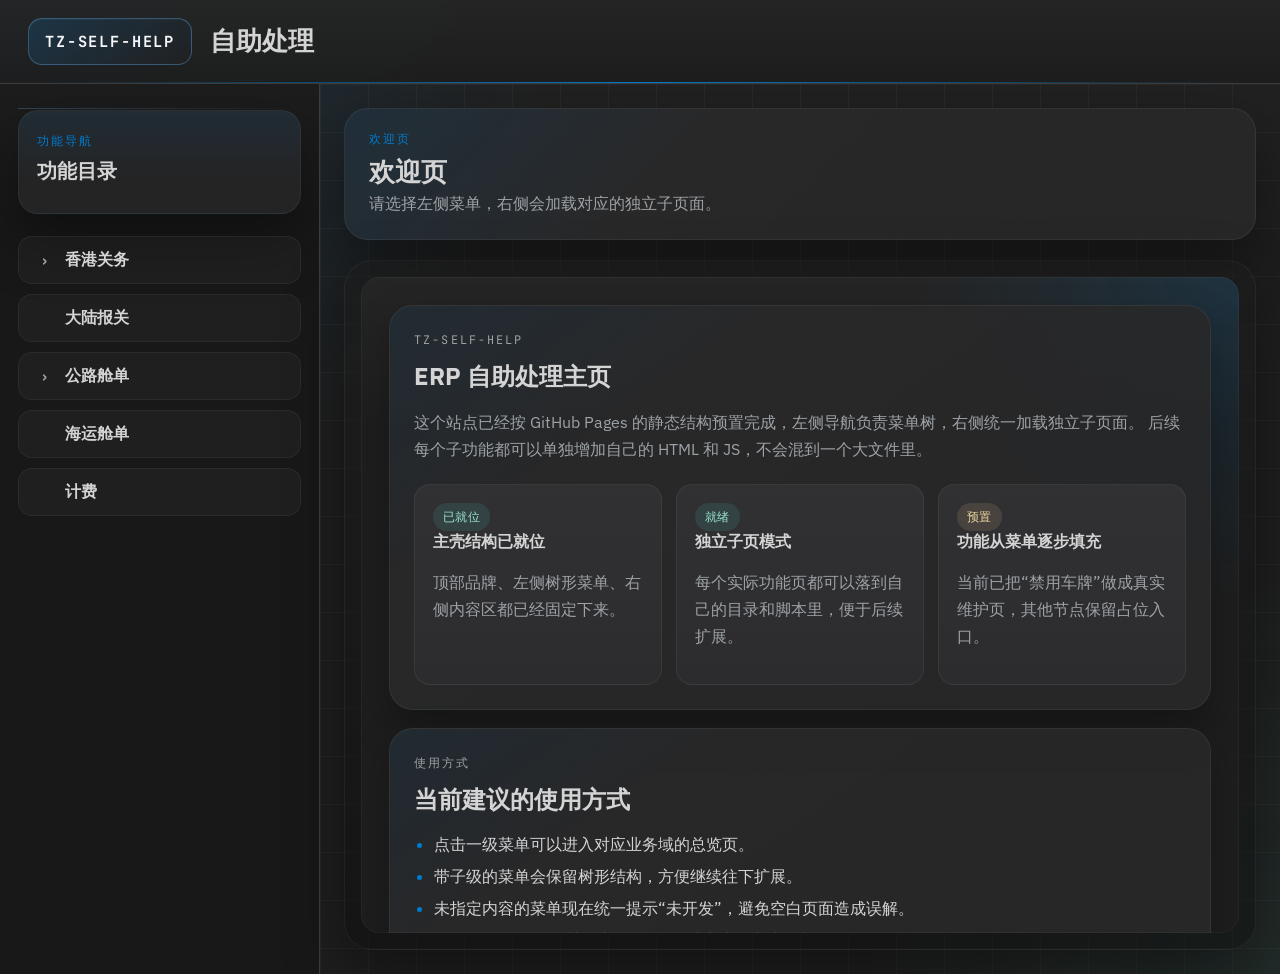
<file: index.html>
<!DOCTYPE html>
<html lang="zh-CN">
  <head>
    <meta charset="UTF-8" />
    <meta name="viewport" content="width=device-width, initial-scale=1.0" />
    <title>TZ-SELF-HELP</title>
    <link rel="preconnect" href="https://fonts.googleapis.com" />
    <link rel="preconnect" href="https://fonts.gstatic.com" crossorigin />
    <link
      href="https://fonts.googleapis.com/css2?family=IBM+Plex+Sans:wght@400;500;600;700&family=JetBrains+Mono:wght@500;700&display=swap"
      rel="stylesheet"
    />
    <link rel="stylesheet" href="assets/css/main.css" />
    <script src="assets/js/menu-config.js" defer></script>
    <script src="assets/js/app.js" defer></script>
  </head>
  <body>
    <div class="app-shell">
      <header class="topbar">
        <div class="brand-block">
          <span class="brand-tag">TZ-SELF-HELP</span>
          <div>
            <h1 class="brand-title">自助处理</h1>
          </div>
        </div>
      </header>

      <aside class="sidebar">
        <div class="sidebar-head">
          <p class="sidebar-kicker">功能导航</p>
          <h2>功能目录</h2>
        </div>
        <nav id="menu-tree" class="menu-tree" aria-label="功能菜单"></nav>
      </aside>

      <main class="workspace">
        <section class="workspace-head">
          <div>
            <p id="page-kicker" class="workspace-kicker">欢迎页</p>
            <h2 id="page-title" class="workspace-title">TZ-SELF-HELP</h2>
            <p id="page-description" class="workspace-copy">
              请选择左侧菜单，右侧会加载对应的独立子页面。
            </p>
          </div>
        </section>

        <section class="content-shell">
          <iframe
            id="content-frame"
            class="content-frame"
            title="内容页"
            src="pages/welcome.html"
          ></iframe>
        </section>
      </main>
    </div>

    <div id="toast" class="toast" role="status" aria-live="polite"></div>
  </body>
</html>
</file>
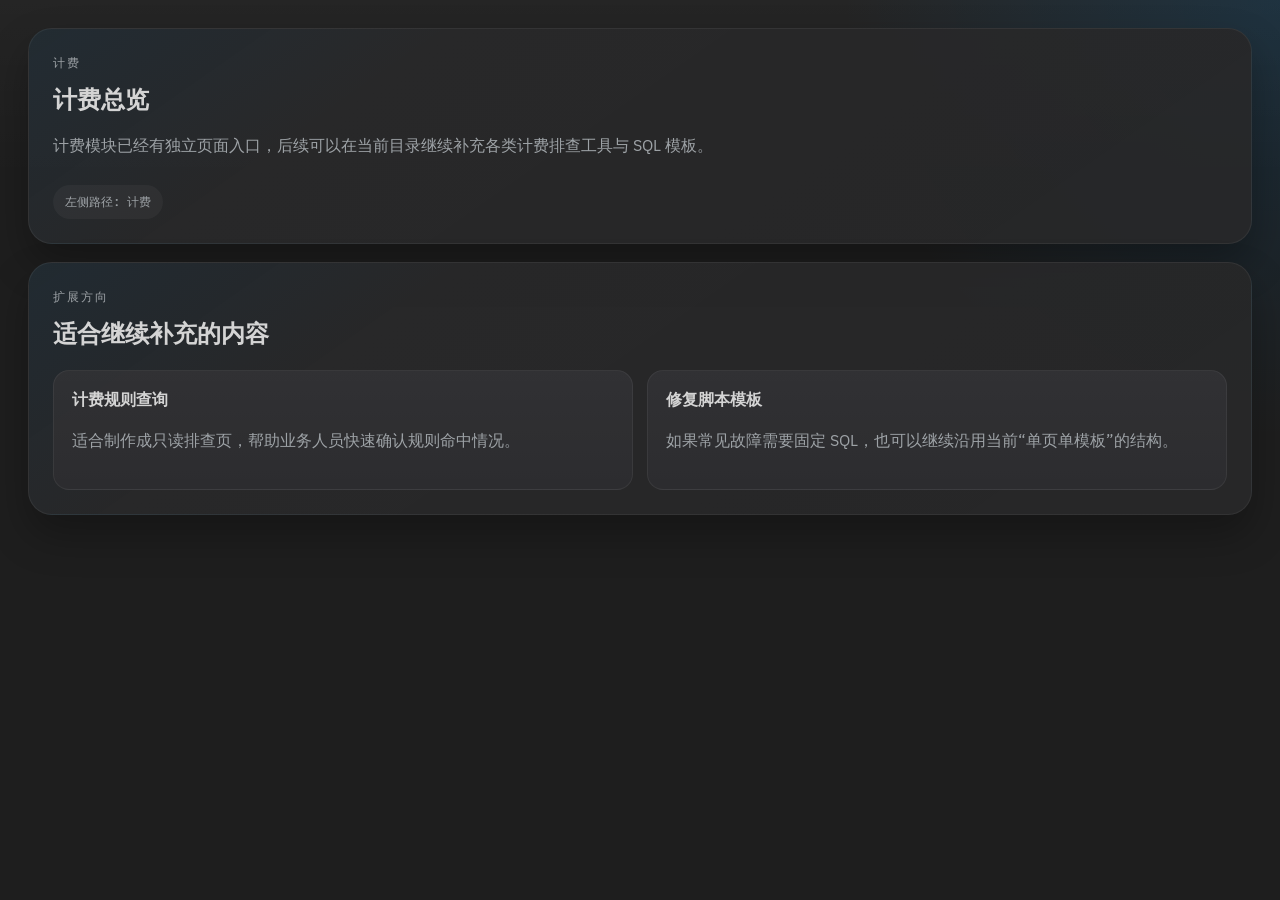
<file: pages/billing/index.html>
<!DOCTYPE html>
<html lang="zh-CN">
  <head>
    <meta charset="UTF-8" />
    <meta name="viewport" content="width=device-width, initial-scale=1.0" />
    <title>计费</title>
    <link rel="preconnect" href="https://fonts.googleapis.com" />
    <link rel="preconnect" href="https://fonts.gstatic.com" crossorigin />
    <link
      href="https://fonts.googleapis.com/css2?family=IBM+Plex+Sans:wght@400;500;600;700&family=JetBrains+Mono:wght@500;700&display=swap"
      rel="stylesheet"
    />
    <link rel="stylesheet" href="../../assets/css/content-page.css" />
  </head>
  <body class="content-page">
    <main class="page-layout">
      <section class="page-hero">
        <p class="eyebrow">计费</p>
        <h1>计费总览</h1>
        <p>计费模块已经有独立页面入口，后续可以在当前目录继续补充各类计费排查工具与 SQL 模板。</p>
        <span class="path-chip">左侧路径: 计费</span>
      </section>

      <section class="page-panel">
        <div class="panel-heading">
          <div>
            <p class="section-kicker">扩展方向</p>
            <h2>适合继续补充的内容</h2>
          </div>
        </div>
        <div class="panel-grid">
          <article class="note-card">
            <h3>计费规则查询</h3>
            <p>适合制作成只读排查页，帮助业务人员快速确认规则命中情况。</p>
          </article>
          <article class="note-card">
            <h3>修复脚本模板</h3>
            <p>如果常见故障需要固定 SQL，也可以继续沿用当前“单页单模板”的结构。</p>
          </article>
        </div>
      </section>
    </main>
  </body>
</html>
</file>
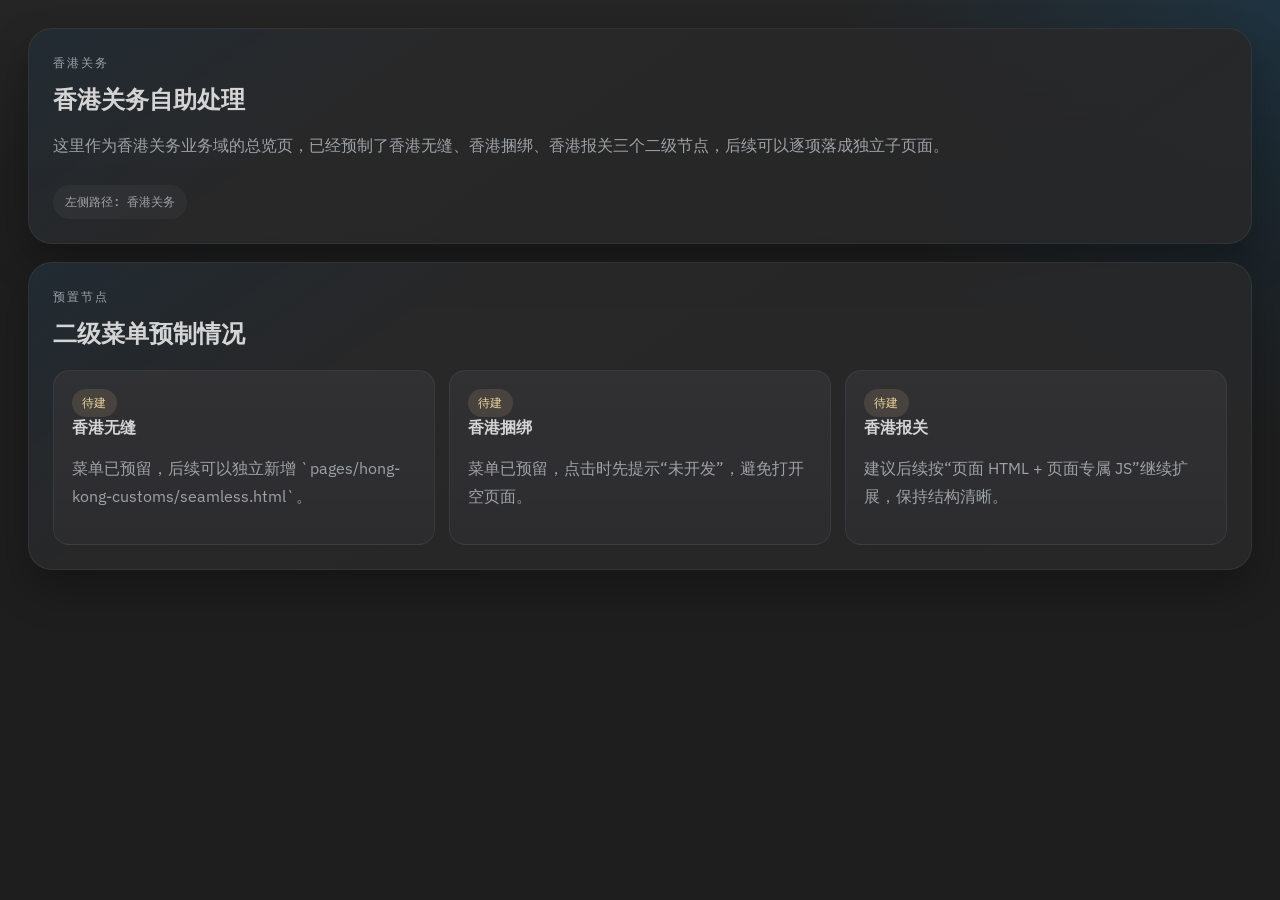
<file: pages/hong-kong-customs/index.html>
<!DOCTYPE html>
<html lang="zh-CN">
  <head>
    <meta charset="UTF-8" />
    <meta name="viewport" content="width=device-width, initial-scale=1.0" />
    <title>香港关务</title>
    <link rel="preconnect" href="https://fonts.googleapis.com" />
    <link rel="preconnect" href="https://fonts.gstatic.com" crossorigin />
    <link
      href="https://fonts.googleapis.com/css2?family=IBM+Plex+Sans:wght@400;500;600;700&family=JetBrains+Mono:wght@500;700&display=swap"
      rel="stylesheet"
    />
    <link rel="stylesheet" href="../../assets/css/content-page.css" />
  </head>
  <body class="content-page">
    <main class="page-layout">
      <section class="page-hero">
        <p class="eyebrow">香港关务</p>
        <h1>香港关务自助处理</h1>
        <p>这里作为香港关务业务域的总览页，已经预制了香港无缝、香港捆绑、香港报关三个二级节点，后续可以逐项落成独立子页面。</p>
        <span class="path-chip">左侧路径: 香港关务</span>
      </section>

      <section class="page-panel">
        <div class="panel-heading">
          <div>
            <p class="section-kicker">预置节点</p>
            <h2>二级菜单预制情况</h2>
          </div>
        </div>
        <div class="panel-grid">
          <article class="info-card">
            <span class="status-pill status-pending">待建</span>
            <h3>香港无缝</h3>
            <p>菜单已预留，后续可以独立新增 `pages/hong-kong-customs/seamless.html`。</p>
          </article>
          <article class="info-card">
            <span class="status-pill status-pending">待建</span>
            <h3>香港捆绑</h3>
            <p>菜单已预留，点击时先提示“未开发”，避免打开空页面。</p>
          </article>
          <article class="info-card">
            <span class="status-pill status-pending">待建</span>
            <h3>香港报关</h3>
            <p>建议后续按“页面 HTML + 页面专属 JS”继续扩展，保持结构清晰。</p>
          </article>
        </div>
      </section>
    </main>
  </body>
</html>
</file>
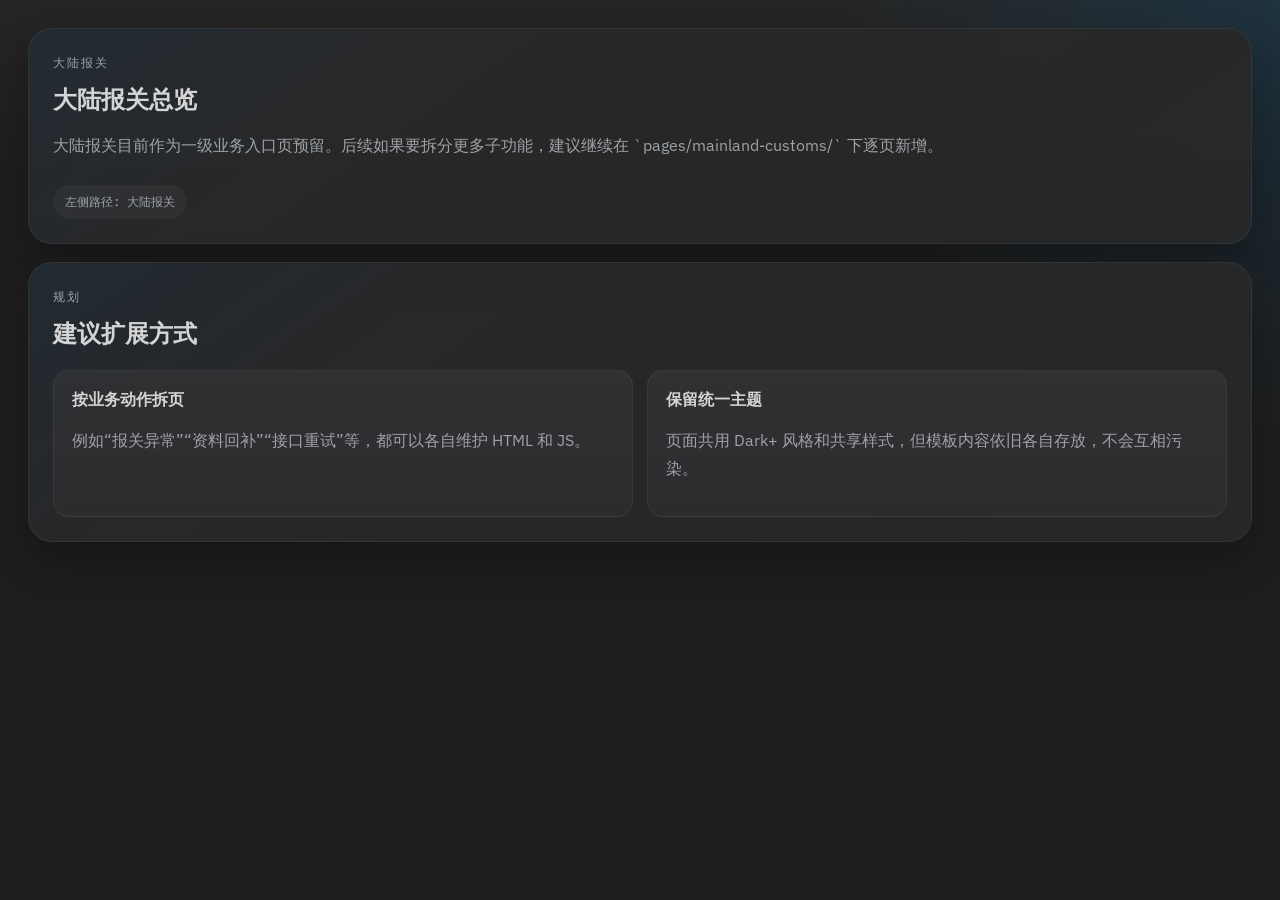
<file: pages/mainland-customs/index.html>
<!DOCTYPE html>
<html lang="zh-CN">
  <head>
    <meta charset="UTF-8" />
    <meta name="viewport" content="width=device-width, initial-scale=1.0" />
    <title>大陆报关</title>
    <link rel="preconnect" href="https://fonts.googleapis.com" />
    <link rel="preconnect" href="https://fonts.gstatic.com" crossorigin />
    <link
      href="https://fonts.googleapis.com/css2?family=IBM+Plex+Sans:wght@400;500;600;700&family=JetBrains+Mono:wght@500;700&display=swap"
      rel="stylesheet"
    />
    <link rel="stylesheet" href="../../assets/css/content-page.css" />
  </head>
  <body class="content-page">
    <main class="page-layout">
      <section class="page-hero">
        <p class="eyebrow">大陆报关</p>
        <h1>大陆报关总览</h1>
        <p>大陆报关目前作为一级业务入口页预留。后续如果要拆分更多子功能，建议继续在 `pages/mainland-customs/` 下逐页新增。</p>
        <span class="path-chip">左侧路径: 大陆报关</span>
      </section>

      <section class="page-panel">
        <div class="panel-heading">
          <div>
            <p class="section-kicker">规划</p>
            <h2>建议扩展方式</h2>
          </div>
        </div>
        <div class="panel-grid">
          <article class="note-card">
            <h3>按业务动作拆页</h3>
            <p>例如“报关异常”“资料回补”“接口重试”等，都可以各自维护 HTML 和 JS。</p>
          </article>
          <article class="note-card">
            <h3>保留统一主题</h3>
            <p>页面共用 Dark+ 风格和共享样式，但模板内容依旧各自存放，不会互相污染。</p>
          </article>
        </div>
      </section>
    </main>
  </body>
</html>
</file>
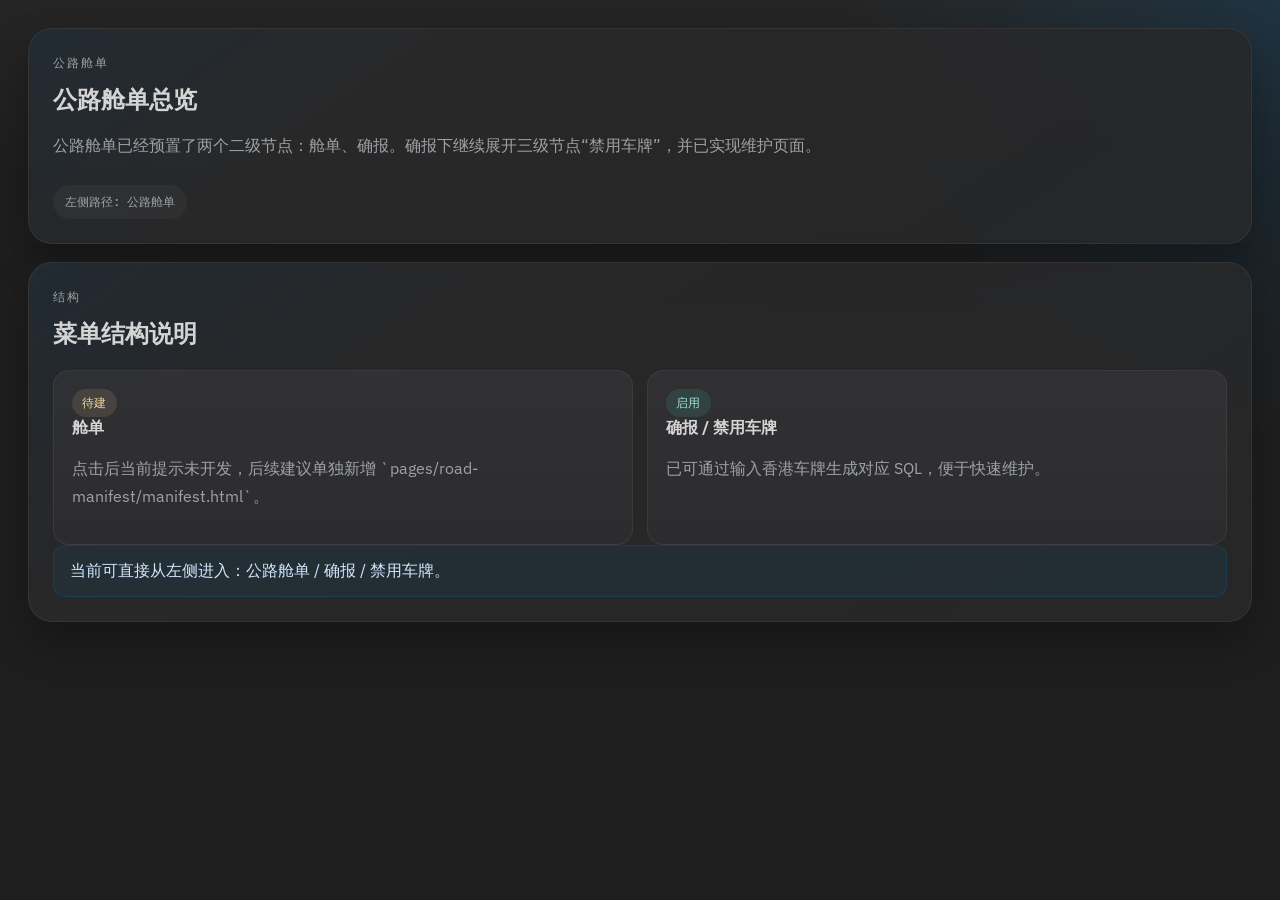
<file: pages/road-manifest/index.html>
<!DOCTYPE html>
<html lang="zh-CN">
  <head>
    <meta charset="UTF-8" />
    <meta name="viewport" content="width=device-width, initial-scale=1.0" />
    <title>公路舱单</title>
    <link rel="preconnect" href="https://fonts.googleapis.com" />
    <link rel="preconnect" href="https://fonts.gstatic.com" crossorigin />
    <link
      href="https://fonts.googleapis.com/css2?family=IBM+Plex+Sans:wght@400;500;600;700&family=JetBrains+Mono:wght@500;700&display=swap"
      rel="stylesheet"
    />
    <link rel="stylesheet" href="../../assets/css/content-page.css" />
  </head>
  <body class="content-page">
    <main class="page-layout">
      <section class="page-hero">
        <p class="eyebrow">公路舱单</p>
        <h1>公路舱单总览</h1>
        <p>公路舱单已经预置了两个二级节点：舱单、确报。确报下继续展开三级节点“禁用车牌”，并已实现维护页面。</p>
        <span class="path-chip">左侧路径: 公路舱单</span>
      </section>

      <section class="page-panel">
        <div class="panel-heading">
          <div>
            <p class="section-kicker">结构</p>
            <h2>菜单结构说明</h2>
          </div>
        </div>
        <div class="panel-grid">
          <article class="info-card">
            <span class="status-pill status-pending">待建</span>
            <h3>舱单</h3>
            <p>点击后当前提示未开发，后续建议单独新增 `pages/road-manifest/manifest.html`。</p>
          </article>
          <article class="info-card">
            <span class="status-pill status-live">启用</span>
            <h3>确报 / 禁用车牌</h3>
            <p>已可通过输入香港车牌生成对应 SQL，便于快速维护。</p>
          </article>
        </div>
        <div class="notice">
          当前可直接从左侧进入：公路舱单 / 确报 / 禁用车牌。
        </div>
      </section>
    </main>
  </body>
</html>
</file>
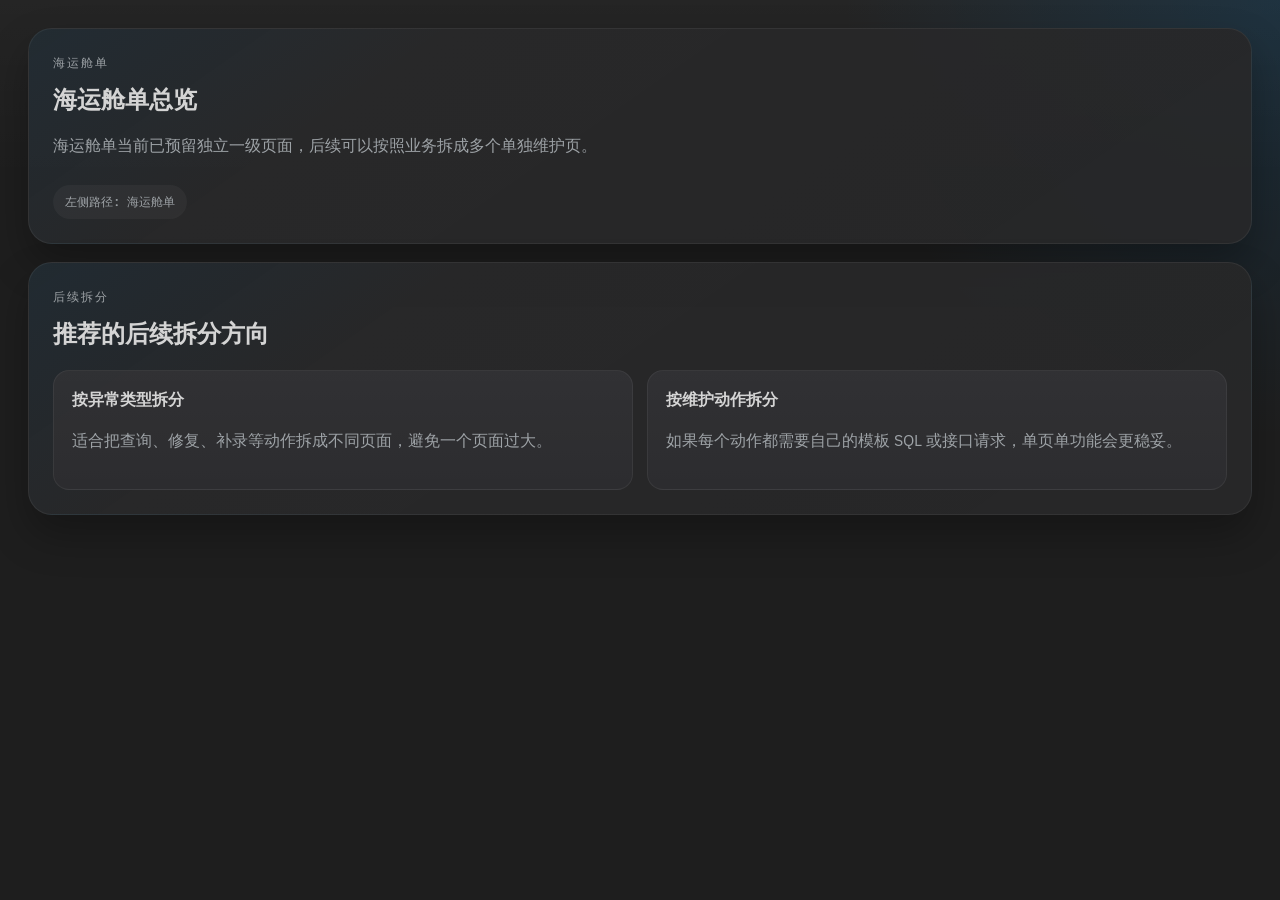
<file: pages/sea-manifest/index.html>
<!DOCTYPE html>
<html lang="zh-CN">
  <head>
    <meta charset="UTF-8" />
    <meta name="viewport" content="width=device-width, initial-scale=1.0" />
    <title>海运舱单</title>
    <link rel="preconnect" href="https://fonts.googleapis.com" />
    <link rel="preconnect" href="https://fonts.gstatic.com" crossorigin />
    <link
      href="https://fonts.googleapis.com/css2?family=IBM+Plex+Sans:wght@400;500;600;700&family=JetBrains+Mono:wght@500;700&display=swap"
      rel="stylesheet"
    />
    <link rel="stylesheet" href="../../assets/css/content-page.css" />
  </head>
  <body class="content-page">
    <main class="page-layout">
      <section class="page-hero">
        <p class="eyebrow">海运舱单</p>
        <h1>海运舱单总览</h1>
        <p>海运舱单当前已预留独立一级页面，后续可以按照业务拆成多个单独维护页。</p>
        <span class="path-chip">左侧路径: 海运舱单</span>
      </section>

      <section class="page-panel">
        <div class="panel-heading">
          <div>
            <p class="section-kicker">后续拆分</p>
            <h2>推荐的后续拆分方向</h2>
          </div>
        </div>
        <div class="panel-grid">
          <article class="note-card">
            <h3>按异常类型拆分</h3>
            <p>适合把查询、修复、补录等动作拆成不同页面，避免一个页面过大。</p>
          </article>
          <article class="note-card">
            <h3>按维护动作拆分</h3>
            <p>如果每个动作都需要自己的模板 SQL 或接口请求，单页单功能会更稳妥。</p>
          </article>
        </div>
      </section>
    </main>
  </body>
</html>
</file>
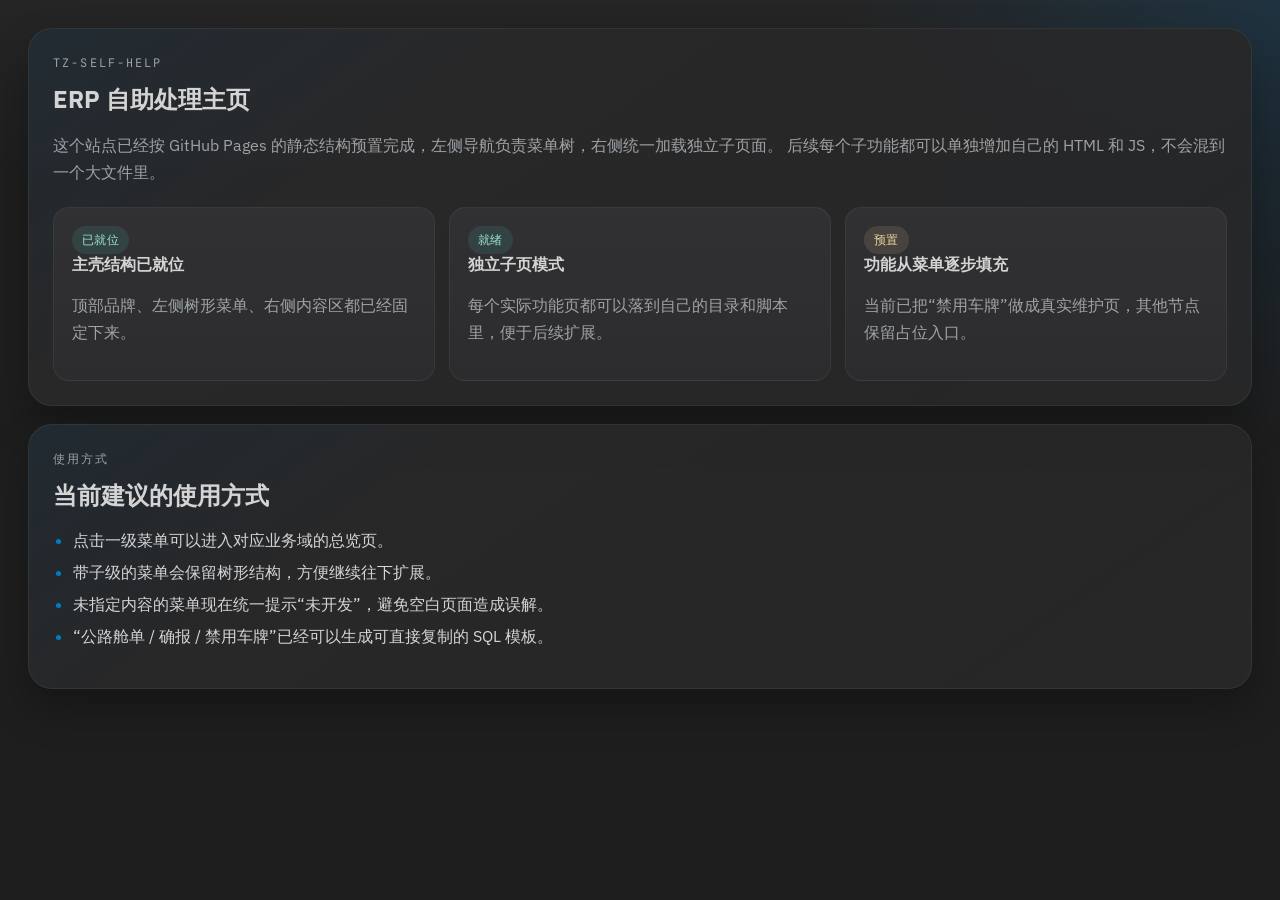
<file: pages/welcome.html>
<!DOCTYPE html>
<html lang="zh-CN">
  <head>
    <meta charset="UTF-8" />
    <meta name="viewport" content="width=device-width, initial-scale=1.0" />
    <title>欢迎页</title>
    <link rel="preconnect" href="https://fonts.googleapis.com" />
    <link rel="preconnect" href="https://fonts.gstatic.com" crossorigin />
    <link
      href="https://fonts.googleapis.com/css2?family=IBM+Plex+Sans:wght@400;500;600;700&family=JetBrains+Mono:wght@500;700&display=swap"
      rel="stylesheet"
    />
    <link rel="stylesheet" href="../assets/css/content-page.css" />
  </head>
  <body class="content-page">
    <main class="page-layout">
      <section class="page-hero">
        <p class="eyebrow">TZ-SELF-HELP</p>
        <h1>ERP 自助处理主页</h1>
        <p>
          这个站点已经按 GitHub Pages 的静态结构预置完成，左侧导航负责菜单树，右侧统一加载独立子页面。
          后续每个子功能都可以单独增加自己的 HTML 和 JS，不会混到一个大文件里。
        </p>
        <div class="hero-grid">
          <article class="stat-card">
            <span class="status-pill status-live">已就位</span>
            <h3>主壳结构已就位</h3>
            <p>顶部品牌、左侧树形菜单、右侧内容区都已经固定下来。</p>
          </article>
          <article class="stat-card">
            <span class="status-pill status-live">就绪</span>
            <h3>独立子页模式</h3>
            <p>每个实际功能页都可以落到自己的目录和脚本里，便于后续扩展。</p>
          </article>
          <article class="stat-card">
            <span class="status-pill status-pending">预置</span>
            <h3>功能从菜单逐步填充</h3>
            <p>当前已把“禁用车牌”做成真实维护页，其他节点保留占位入口。</p>
          </article>
        </div>
      </section>

      <section class="page-panel">
        <div class="panel-heading">
          <div>
            <p class="section-kicker">使用方式</p>
            <h2>当前建议的使用方式</h2>
          </div>
        </div>
        <ul class="bullet-list">
          <li>点击一级菜单可以进入对应业务域的总览页。</li>
          <li>带子级的菜单会保留树形结构，方便继续往下扩展。</li>
          <li>未指定内容的菜单现在统一提示“未开发”，避免空白页面造成误解。</li>
          <li>“公路舱单 / 确报 / 禁用车牌”已经可以生成可直接复制的 SQL 模板。</li>
        </ul>
      </section>
    </main>
  </body>
</html>
</file>
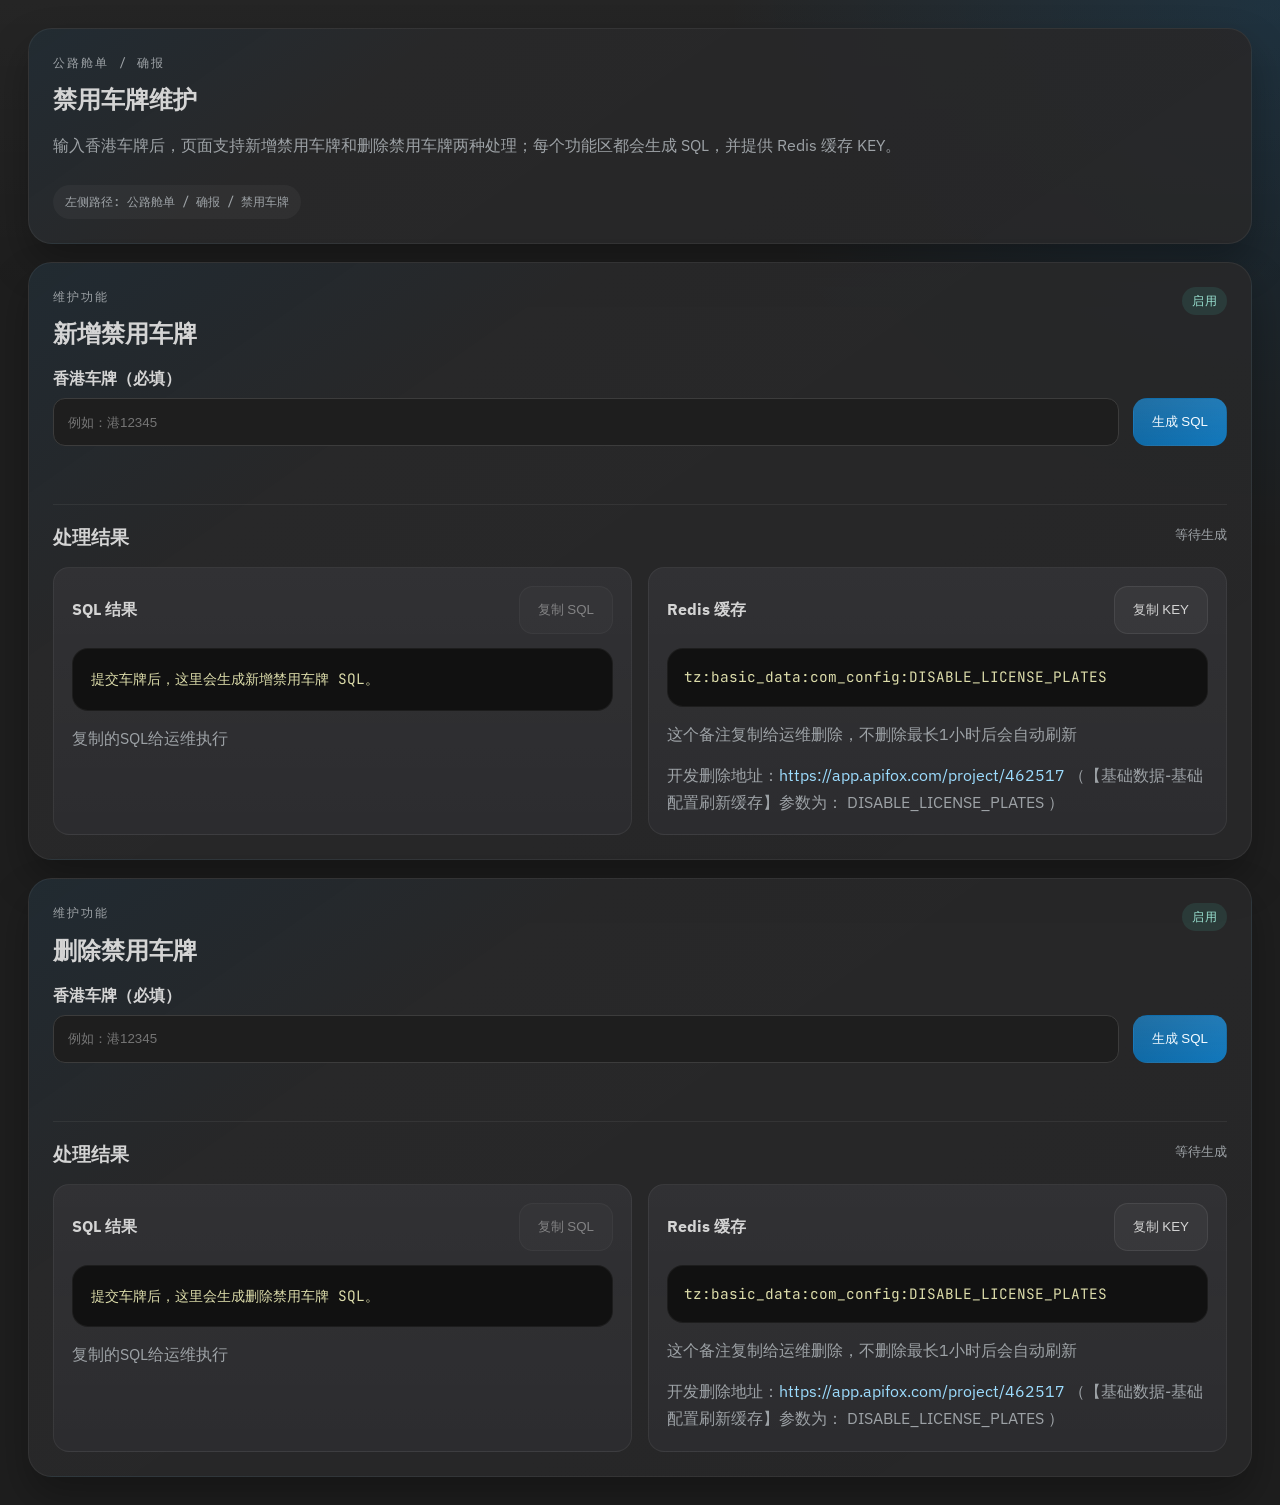
<file: pages/road-manifest/disable-license-plate.html>
<!DOCTYPE html>
<html lang="zh-CN">
  <head>
    <meta charset="UTF-8" />
    <meta name="viewport" content="width=device-width, initial-scale=1.0" />
    <title>禁用车牌</title>
    <link rel="preconnect" href="https://fonts.googleapis.com" />
    <link rel="preconnect" href="https://fonts.gstatic.com" crossorigin />
    <link
      href="https://fonts.googleapis.com/css2?family=IBM+Plex+Sans:wght@400;500;600;700&family=JetBrains+Mono:wght@500;700&display=swap"
      rel="stylesheet"
    />
    <link rel="stylesheet" href="../../assets/css/content-page.css" />
    <script src="./disable-license-plate-template.js" defer></script>
    <script src="./disable-license-plate.js" defer></script>
  </head>
  <body class="content-page">
    <main class="page-layout">
      <section class="page-hero">
        <p class="eyebrow">公路舱单 / 确报</p>
        <h1>禁用车牌维护</h1>
        <p>输入香港车牌后，页面支持新增禁用车牌和删除禁用车牌两种处理；每个功能区都会生成 SQL，并提供 Redis 缓存 KEY。</p>
        <span class="path-chip">左侧路径: 公路舱单 / 确报 / 禁用车牌</span>
      </section>

      <section class="page-panel">
        <div class="panel-heading">
          <div>
            <p class="section-kicker">维护功能</p>
            <h2>新增禁用车牌</h2>
          </div>
          <span class="status-pill status-live">启用</span>
        </div>

        <form id="add-license-form" class="tool-form" novalidate>
          <div class="form-grid">
            <label class="field">
              <span class="field-label">香港车牌（必填）</span>
              <input
                id="add-plate-input"
                class="field-input"
                name="add-plate"
                type="text"
                placeholder="例如：港12345"
                autocomplete="off"
                required
              />
            </label>
            <button class="primary-btn" type="submit">生成 SQL</button>
          </div>
          <p id="add-form-feedback" class="helper-text" role="status" aria-live="polite"></p>
        </form>

        <div class="panel-subsection">
          <div class="panel-heading panel-heading-compact">
            <div>
              <h3>处理结果</h3>
            </div>
            <div class="result-meta">
              <span id="add-generated-at" class="timestamp">等待生成</span>
            </div>
          </div>
          <div class="result-stack">
            <article class="result-card">
              <div class="result-card-head">
                <h3>SQL 结果</h3>
                <button id="add-copy-sql" class="secondary-btn" type="button" disabled>复制 SQL</button>
              </div>
              <pre id="add-sql-output" class="mono-output">提交车牌后，这里会生成新增禁用车牌 SQL。</pre>
              <p class="subtle-note">复制的SQL给运维执行</p>
            </article>

            <article class="result-card">
              <div class="result-card-head">
                <h3>Redis 缓存</h3>
                <button id="add-copy-cache-key" class="secondary-btn" type="button">复制 KEY</button>
              </div>
              <pre id="add-cache-output" class="mono-output mono-output-compact">tz:basic_data:com_config:DISABLE_LICENSE_PLATES</pre>
              <p id="add-cache-hint" class="subtle-note">这个备注复制给运维删除，不删除最长1小时后会自动刷新</p>
              <p class="subtle-note">
                开发删除地址：<a
                  id="add-api-delete-link"
                  class="note-link"
                  href="https://app.apifox.com/project/462517"
                  target="_blank"
                  rel="noreferrer"
                >https://app.apifox.com/project/462517</a>
                <span>（【基础数据-基础配置刷新缓存】参数为：</span>
                <span id="add-api-delete-param">DISABLE_LICENSE_PLATES</span>
                <span>）</span>
              </p>
            </article>
          </div>
        </div>
      </section>

      <section class="page-panel">
        <div class="panel-heading">
          <div>
            <p class="section-kicker">维护功能</p>
            <h2>删除禁用车牌</h2>
          </div>
          <span class="status-pill status-live">启用</span>
        </div>

        <form id="delete-license-form" class="tool-form" novalidate>
          <div class="form-grid">
            <label class="field">
              <span class="field-label">香港车牌（必填）</span>
              <input
                id="delete-plate-input"
                class="field-input"
                name="delete-plate"
                type="text"
                placeholder="例如：港12345"
                autocomplete="off"
                required
              />
            </label>
            <button class="primary-btn" type="submit">生成 SQL</button>
          </div>
          <p id="delete-form-feedback" class="helper-text" role="status" aria-live="polite"></p>
        </form>

        <div class="panel-subsection">
          <div class="panel-heading panel-heading-compact">
            <div>
              <h3>处理结果</h3>
            </div>
            <div class="result-meta">
              <span id="delete-generated-at" class="timestamp">等待生成</span>
            </div>
          </div>
          <div class="result-stack">
            <article class="result-card">
              <div class="result-card-head">
                <h3>SQL 结果</h3>
                <button id="delete-copy-sql" class="secondary-btn" type="button" disabled>复制 SQL</button>
              </div>
              <pre id="delete-sql-output" class="mono-output">提交车牌后，这里会生成删除禁用车牌 SQL。</pre>
              <p class="subtle-note">复制的SQL给运维执行</p>
            </article>

            <article class="result-card">
              <div class="result-card-head">
                <h3>Redis 缓存</h3>
                <button id="delete-copy-cache-key" class="secondary-btn" type="button">复制 KEY</button>
              </div>
              <pre id="delete-cache-output" class="mono-output mono-output-compact">tz:basic_data:com_config:DISABLE_LICENSE_PLATES</pre>
              <p id="delete-cache-hint" class="subtle-note">这个备注复制给运维删除，不删除最长1小时后会自动刷新</p>
              <p class="subtle-note">
                开发删除地址：<a
                  id="delete-api-delete-link"
                  class="note-link"
                  href="https://app.apifox.com/project/462517"
                  target="_blank"
                  rel="noreferrer"
                >https://app.apifox.com/project/462517</a>
                <span>（【基础数据-基础配置刷新缓存】参数为：</span>
                <span id="delete-api-delete-param">DISABLE_LICENSE_PLATES</span>
                <span>）</span>
              </p>
            </article>
          </div>
        </div>
      </section>
    </main>
  </body>
</html>
</file>
<file: assets/css/main.css>
:root {
  --bg: #1e1e1e;
  --bg-elevated: #252526;
  --bg-panel: rgba(37, 37, 38, 0.92);
  --bg-panel-soft: rgba(45, 45, 45, 0.88);
  --sidebar: #181818;
  --border: #3c3c3c;
  --border-strong: rgba(86, 156, 214, 0.45);
  --text: #d4d4d4;
  --text-soft: #9da2a6;
  --accent: #007acc;
  --accent-soft: rgba(0, 122, 204, 0.22);
  --success: #4ec9b0;
  --shadow: 0 24px 60px rgba(0, 0, 0, 0.38);
  --radius-lg: 24px;
  --radius-md: 16px;
  --radius-sm: 10px;
}

* {
  box-sizing: border-box;
}

html,
body {
  margin: 0;
  min-height: 100%;
  background: var(--bg);
  color: var(--text);
  font-family: "IBM Plex Sans", sans-serif;
}

body {
  background-image:
    radial-gradient(circle at top left, rgba(0, 122, 204, 0.18), transparent 34%),
    radial-gradient(circle at bottom right, rgba(78, 201, 176, 0.08), transparent 26%),
    linear-gradient(180deg, rgba(255, 255, 255, 0.02), transparent 28%);
}

button,
input,
textarea {
  font: inherit;
}

.app-shell {
  display: grid;
  grid-template-columns: 320px minmax(0, 1fr);
  grid-template-rows: 84px minmax(0, 1fr);
  min-height: 100vh;
}

.topbar {
  position: sticky;
  top: 0;
  z-index: 20;
  display: flex;
  align-items: center;
  justify-content: space-between;
  gap: 24px;
  padding: 18px 28px;
  grid-column: 1 / -1;
  background:
    linear-gradient(180deg, rgba(255, 255, 255, 0.03), rgba(255, 255, 255, 0)),
    rgba(30, 30, 30, 0.95);
  border-bottom: 1px solid var(--border);
  backdrop-filter: blur(18px);
}

.topbar::after {
  content: "";
  position: absolute;
  inset: auto 28px 0;
  height: 1px;
  background: linear-gradient(90deg, transparent, var(--accent), transparent);
}

.brand-block {
  display: flex;
  align-items: center;
  gap: 18px;
}

.brand-tag {
  display: inline-flex;
  align-items: center;
  padding: 12px 16px;
  border-radius: 14px;
  border: 1px solid rgba(86, 156, 214, 0.42);
  background:
    linear-gradient(145deg, rgba(0, 122, 204, 0.2), rgba(0, 0, 0, 0.08)),
    rgba(37, 37, 38, 0.9);
  box-shadow: inset 0 1px 0 rgba(255, 255, 255, 0.04);
  color: #f5f7fa;
  font-family: "JetBrains Mono", monospace;
  font-size: 0.96rem;
  font-weight: 700;
  letter-spacing: 0.12em;
}

.brand-kicker,
.sidebar-kicker,
.workspace-kicker {
  margin: 0 0 8px;
  color: var(--accent);
  font-family: "JetBrains Mono", monospace;
  font-size: 0.72rem;
  letter-spacing: 0.18em;
  text-transform: uppercase;
}

.brand-title,
.workspace-title {
  margin: 0;
  font-size: clamp(1.35rem, 2vw, 1.85rem);
  font-weight: 700;
}

.topbar-meta {
  display: flex;
  align-items: center;
  gap: 12px;
  flex-wrap: wrap;
}

.topbar-chip,
.workspace-status {
  display: inline-flex;
  align-items: center;
  gap: 10px;
  padding: 10px 14px;
  border-radius: 999px;
  border: 1px solid rgba(255, 255, 255, 0.08);
  background: rgba(255, 255, 255, 0.04);
  color: var(--text-soft);
  font-size: 0.92rem;
}

.status-dot {
  width: 9px;
  height: 9px;
  border-radius: 50%;
  background: var(--success);
  box-shadow: 0 0 0 6px rgba(78, 201, 176, 0.12);
}

.sidebar {
  position: relative;
  padding: 26px 18px 24px;
  background:
    linear-gradient(180deg, rgba(255, 255, 255, 0.02), transparent 16%),
    var(--sidebar);
  border-right: 1px solid var(--border);
  overflow-y: auto;
}

.sidebar::after {
  content: "";
  position: absolute;
  inset: 24px 18px auto;
  height: 1px;
  background: linear-gradient(90deg, rgba(86, 156, 214, 0.32), transparent);
}

.sidebar-head {
  padding: 22px 18px 18px;
  border-radius: 20px;
  background:
    linear-gradient(180deg, rgba(0, 122, 204, 0.09), transparent 65%),
    rgba(37, 37, 38, 0.92);
  border: 1px solid rgba(255, 255, 255, 0.05);
  box-shadow: var(--shadow);
}

.sidebar-head h2 {
  margin: 0 0 10px;
  font-size: 1.25rem;
}

.sidebar-copy,
.workspace-copy {
  margin: 0;
  color: var(--text-soft);
  line-height: 1.7;
}

.menu-tree {
  display: flex;
  flex-direction: column;
  gap: 10px;
  margin-top: 22px;
}

.menu-node {
  display: flex;
  flex-direction: column;
  gap: 6px;
}

.menu-button {
  display: flex;
  align-items: center;
  gap: 12px;
  width: 100%;
  padding: 12px 14px 12px calc(16px + var(--level, 0) * 18px);
  border: 1px solid transparent;
  border-radius: 14px;
  background: transparent;
  color: inherit;
  cursor: pointer;
  text-align: left;
  transition:
    border-color 180ms ease,
    background 180ms ease,
    transform 180ms ease,
    color 180ms ease;
}

.menu-button:hover {
  background: rgba(255, 255, 255, 0.04);
  border-color: rgba(255, 255, 255, 0.05);
  transform: translateX(2px);
}

.menu-node.is-path > .menu-button {
  color: #eef5ff;
}

.menu-node.is-active > .menu-button {
  background:
    linear-gradient(90deg, rgba(0, 122, 204, 0.24), rgba(0, 122, 204, 0.08)),
    rgba(255, 255, 255, 0.02);
  border-color: var(--border-strong);
  box-shadow: inset 3px 0 0 var(--accent);
}

.menu-node.is-top-level > .menu-button {
  background: rgba(255, 255, 255, 0.03);
  border-color: rgba(255, 255, 255, 0.05);
  font-weight: 600;
}

.menu-chevron {
  display: inline-flex;
  align-items: center;
  justify-content: center;
  width: 18px;
  min-width: 18px;
  color: var(--text-soft);
  transition: transform 180ms ease;
}

.menu-chevron.is-open {
  transform: rotate(90deg);
}

.menu-chevron-spacer {
  opacity: 0;
}

.menu-label {
  flex: 1;
  min-width: 0;
}

.menu-children {
  display: none;
  padding-left: 4px;
  gap: 6px;
}

.menu-children.is-open {
  display: flex;
  flex-direction: column;
}

.workspace {
  display: flex;
  flex-direction: column;
  min-width: 0;
  padding: 24px;
  gap: 20px;
  background-image:
    linear-gradient(rgba(255, 255, 255, 0.03) 1px, transparent 1px),
    linear-gradient(90deg, rgba(255, 255, 255, 0.03) 1px, transparent 1px);
  background-size: 48px 48px;
}

.workspace-head {
  display: flex;
  align-items: flex-end;
  justify-content: space-between;
  gap: 20px;
  flex-wrap: wrap;
  padding: 22px 24px;
  border-radius: var(--radius-lg);
  border: 1px solid rgba(255, 255, 255, 0.06);
  background:
    linear-gradient(135deg, rgba(0, 122, 204, 0.12), rgba(255, 255, 255, 0.02) 36%, rgba(255, 255, 255, 0.01)),
    var(--bg-panel);
  box-shadow: var(--shadow);
}

.content-shell {
  position: relative;
  min-height: 0;
  flex: 1;
  padding: 16px;
  border-radius: 28px;
  background:
    linear-gradient(180deg, rgba(255, 255, 255, 0.03), rgba(255, 255, 255, 0)),
    rgba(15, 15, 15, 0.52);
  border: 1px solid rgba(255, 255, 255, 0.05);
  box-shadow: var(--shadow);
}

.content-shell::before {
  content: "";
  position: absolute;
  inset: 16px;
  border-radius: 18px;
  border: 1px solid rgba(255, 255, 255, 0.04);
  pointer-events: none;
}

.content-frame {
  width: 100%;
  height: 100%;
  min-height: calc(100vh - 248px);
  border: 0;
  border-radius: 18px;
  background: #151515;
}

.toast {
  position: fixed;
  right: 24px;
  bottom: 24px;
  z-index: 50;
  max-width: min(340px, calc(100vw - 32px));
  padding: 14px 16px;
  border-radius: 14px;
  border: 1px solid rgba(255, 255, 255, 0.08);
  background:
    linear-gradient(180deg, rgba(255, 255, 255, 0.03), rgba(255, 255, 255, 0)),
    rgba(37, 37, 38, 0.96);
  color: var(--text);
  box-shadow: var(--shadow);
  opacity: 0;
  pointer-events: none;
  transform: translateY(16px);
  transition:
    opacity 180ms ease,
    transform 180ms ease;
}

.toast.is-visible {
  opacity: 1;
  transform: translateY(0);
}

@media (max-width: 1080px) {
  .app-shell {
    grid-template-columns: 280px minmax(0, 1fr);
  }
}

@media (max-width: 920px) {
  .app-shell {
    grid-template-columns: 1fr;
    grid-template-rows: auto auto minmax(0, 1fr);
  }

  .topbar {
    position: relative;
  }

  .sidebar {
    border-right: 0;
    border-bottom: 1px solid var(--border);
  }

  .content-frame {
    min-height: 70vh;
  }
}

@media (max-width: 640px) {
  .topbar,
  .workspace {
    padding-left: 16px;
    padding-right: 16px;
  }

  .brand-block {
    flex-direction: column;
    align-items: flex-start;
  }

  .sidebar {
    padding: 16px;
  }

  .workspace-head {
    padding: 18px;
  }

  .content-shell {
    padding: 10px;
  }
}
</file>
<file: assets/css/content-page.css>
:root {
  --page-bg: #1e1e1e;
  --page-surface: #252526;
  --page-surface-soft: #2d2d30;
  --page-border: #3c3c3c;
  --page-text: #d4d4d4;
  --page-muted: #9da2a6;
  --page-accent: #007acc;
  --page-accent-soft: rgba(0, 122, 204, 0.15);
  --page-success: #4ec9b0;
  --page-warning: #d7ba7d;
  --page-radius-lg: 24px;
  --page-radius-md: 16px;
  --page-radius-sm: 12px;
}

* {
  box-sizing: border-box;
}

html,
body {
  margin: 0;
  min-height: 100%;
  background:
    radial-gradient(circle at top right, rgba(0, 122, 204, 0.16), transparent 28%),
    linear-gradient(180deg, rgba(255, 255, 255, 0.03), transparent 20%),
    var(--page-bg);
  color: var(--page-text);
  font-family: "IBM Plex Sans", sans-serif;
}

body {
  padding: 28px;
}

.content-page {
  min-height: 100%;
}

.page-layout {
  display: flex;
  flex-direction: column;
  gap: 18px;
  min-height: calc(100vh - 56px);
}

.page-hero,
.page-panel {
  padding: 24px;
  border-radius: var(--page-radius-lg);
  border: 1px solid rgba(255, 255, 255, 0.06);
  background:
    linear-gradient(145deg, rgba(0, 122, 204, 0.08), rgba(255, 255, 255, 0.02) 28%, rgba(255, 255, 255, 0.01)),
    rgba(37, 37, 38, 0.9);
  box-shadow: 0 20px 40px rgba(0, 0, 0, 0.28);
}

.page-hero h1,
.page-panel h2,
.page-panel h3 {
  margin: 0;
}

.page-hero p,
.page-panel p {
  color: var(--page-muted);
  line-height: 1.7;
}

.eyebrow,
.section-kicker {
  margin: 0 0 10px;
  color: var(--page-accent);
  font-family: "JetBrains Mono", monospace;
  font-size: 0.74rem;
  letter-spacing: 0.18em;
  text-transform: uppercase;
}

.hero-grid,
.panel-grid {
  display: grid;
  grid-template-columns: repeat(auto-fit, minmax(200px, 1fr));
  gap: 14px;
  margin-top: 20px;
}

.info-card,
.stat-card,
.note-card {
  padding: 18px;
  border-radius: var(--page-radius-md);
  border: 1px solid rgba(255, 255, 255, 0.06);
  background:
    linear-gradient(180deg, rgba(255, 255, 255, 0.025), rgba(255, 255, 255, 0)),
    rgba(45, 45, 48, 0.92);
}

.info-card h3,
.stat-card h3,
.note-card h3 {
  margin: 0 0 10px;
  font-size: 1rem;
}

.status-pill {
  display: inline-flex;
  align-items: center;
  gap: 8px;
  padding: 6px 10px;
  border-radius: 999px;
  font-family: "JetBrains Mono", monospace;
  font-size: 0.72rem;
  letter-spacing: 0.04em;
  text-transform: uppercase;
}

.status-live {
  color: #9be3d3;
  background: rgba(78, 201, 176, 0.12);
}

.status-pending {
  color: #eed79d;
  background: rgba(215, 186, 125, 0.14);
}

.status-idle {
  color: #8fc7ff;
  background: rgba(0, 122, 204, 0.16);
}

.bullet-list {
  display: flex;
  flex-direction: column;
  gap: 10px;
  padding-left: 20px;
  color: var(--page-text);
}

.bullet-list li::marker {
  color: var(--page-accent);
}

.panel-heading {
  display: flex;
  align-items: flex-start;
  justify-content: space-between;
  gap: 16px;
  flex-wrap: wrap;
  margin-bottom: 18px;
}

.tool-form {
  display: flex;
  flex-direction: column;
  gap: 14px;
}

.panel-subsection {
  margin-top: 20px;
  padding-top: 20px;
  border-top: 1px solid rgba(255, 255, 255, 0.06);
}

.panel-heading-compact {
  margin-bottom: 16px;
}

.form-grid {
  display: grid;
  grid-template-columns: minmax(0, 1fr) auto;
  gap: 14px;
  align-items: end;
}

.field {
  display: flex;
  flex-direction: column;
  gap: 8px;
}

.field-label {
  color: var(--page-text);
  font-weight: 600;
}

.field-input {
  width: 100%;
  min-height: 48px;
  padding: 0 14px;
  border-radius: var(--page-radius-sm);
  border: 1px solid var(--page-border);
  background: rgba(30, 30, 30, 0.95);
  color: var(--page-text);
  outline: none;
  transition:
    border-color 160ms ease,
    box-shadow 160ms ease,
    transform 160ms ease;
}

.field-input:focus {
  border-color: var(--page-accent);
  box-shadow: 0 0 0 4px rgba(0, 122, 204, 0.14);
  transform: translateY(-1px);
}

.primary-btn,
.secondary-btn {
  min-height: 48px;
  padding: 0 18px;
  border-radius: 14px;
  border: 1px solid transparent;
  cursor: pointer;
  transition:
    transform 160ms ease,
    border-color 160ms ease,
    background 160ms ease;
}

.primary-btn {
  background:
    linear-gradient(180deg, rgba(255, 255, 255, 0.08), rgba(255, 255, 255, 0)),
    linear-gradient(135deg, #0e639c, #1177bb);
  color: #f5fbff;
}

.secondary-btn {
  background: rgba(255, 255, 255, 0.04);
  border-color: rgba(255, 255, 255, 0.08);
  color: var(--page-text);
}

.primary-btn:hover,
.secondary-btn:hover {
  transform: translateY(-1px);
}

.primary-btn:disabled,
.secondary-btn:disabled {
  opacity: 0.5;
  cursor: not-allowed;
  transform: none;
}

.helper-text {
  margin: 0;
  min-height: 24px;
}

.helper-text.is-error {
  color: #f48771;
}

.helper-text.is-success {
  color: #9be3d3;
}

.result-stack {
  display: grid;
  grid-template-columns: repeat(auto-fit, minmax(280px, 1fr));
  gap: 16px;
}

.result-card {
  display: flex;
  flex-direction: column;
  gap: 14px;
  padding: 18px;
  border-radius: var(--page-radius-md);
  border: 1px solid rgba(255, 255, 255, 0.06);
  background:
    linear-gradient(180deg, rgba(255, 255, 255, 0.025), rgba(255, 255, 255, 0)),
    rgba(45, 45, 48, 0.92);
}

.result-card-head {
  display: flex;
  align-items: center;
  justify-content: space-between;
  gap: 12px;
  flex-wrap: wrap;
}

.result-card-head h3 {
  margin: 0;
  font-size: 1rem;
}

.result-meta {
  display: flex;
  align-items: center;
  gap: 12px;
  flex-wrap: wrap;
}

.timestamp {
  color: var(--page-muted);
  font-family: "JetBrains Mono", monospace;
  font-size: 0.84rem;
}

.mono-output {
  margin: 0;
  padding: 18px;
  border-radius: var(--page-radius-md);
  border: 1px solid rgba(255, 255, 255, 0.05);
  background: rgba(16, 16, 16, 0.95);
  color: #dcdcaa;
  font-family: "JetBrains Mono", monospace;
  font-size: 0.9rem;
  line-height: 1.7;
  white-space: pre-wrap;
  word-break: break-word;
}

.mono-output-compact {
  min-height: auto;
  padding: 16px;
}

.subtle-note {
  margin: 0;
  color: var(--page-muted);
  line-height: 1.7;
}

.note-link {
  color: #9cdcfe;
  text-decoration: none;
  word-break: break-all;
}

.note-link:hover {
  text-decoration: underline;
}

.notice {
  padding: 14px 16px;
  border-radius: var(--page-radius-sm);
  border: 1px solid rgba(0, 122, 204, 0.18);
  background: rgba(0, 122, 204, 0.08);
  color: #cfe7ff;
}

.path-chip {
  display: inline-flex;
  align-items: center;
  gap: 8px;
  margin-top: 10px;
  padding: 8px 12px;
  border-radius: 999px;
  background: rgba(255, 255, 255, 0.04);
  color: var(--page-muted);
  font-family: "JetBrains Mono", monospace;
  font-size: 0.78rem;
}

@media (max-width: 720px) {
  body {
    padding: 16px;
  }

  .page-hero,
  .page-panel {
    padding: 18px;
  }

  .form-grid {
    grid-template-columns: 1fr;
  }
}
</file>
